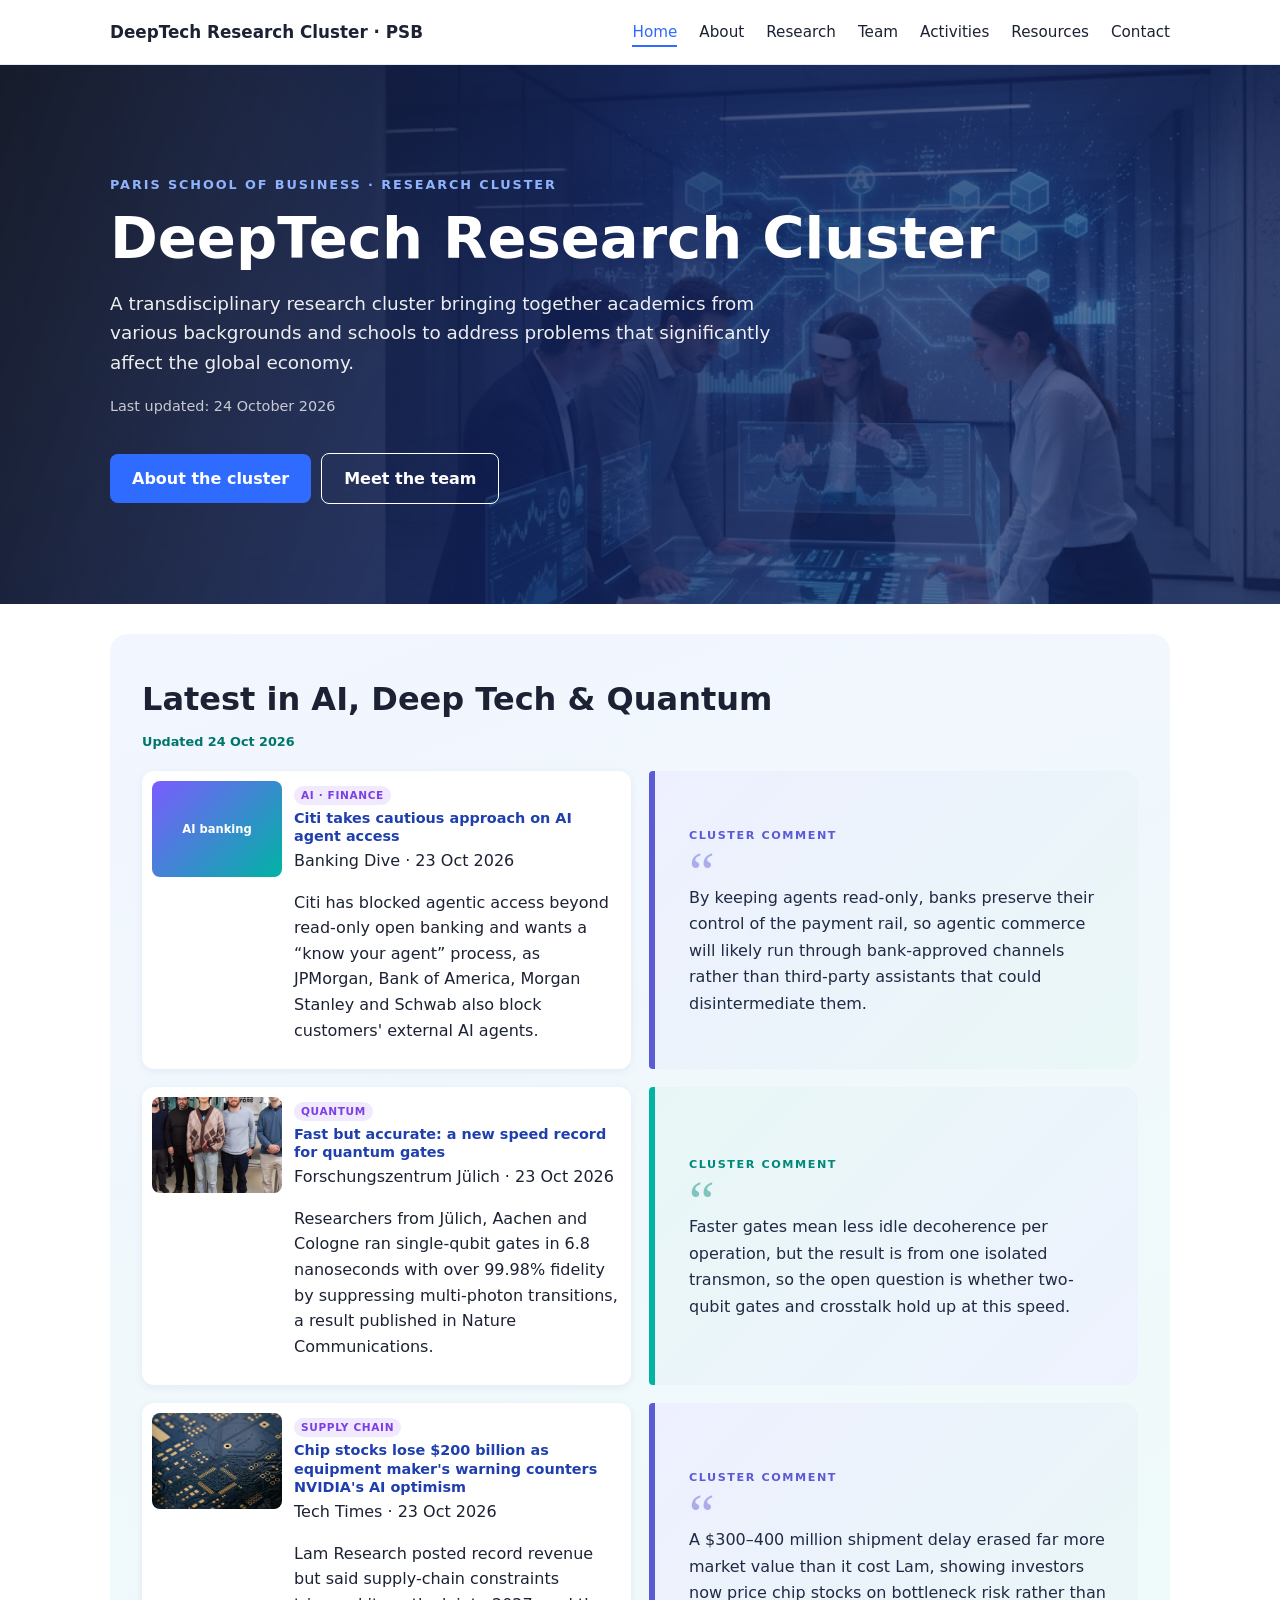
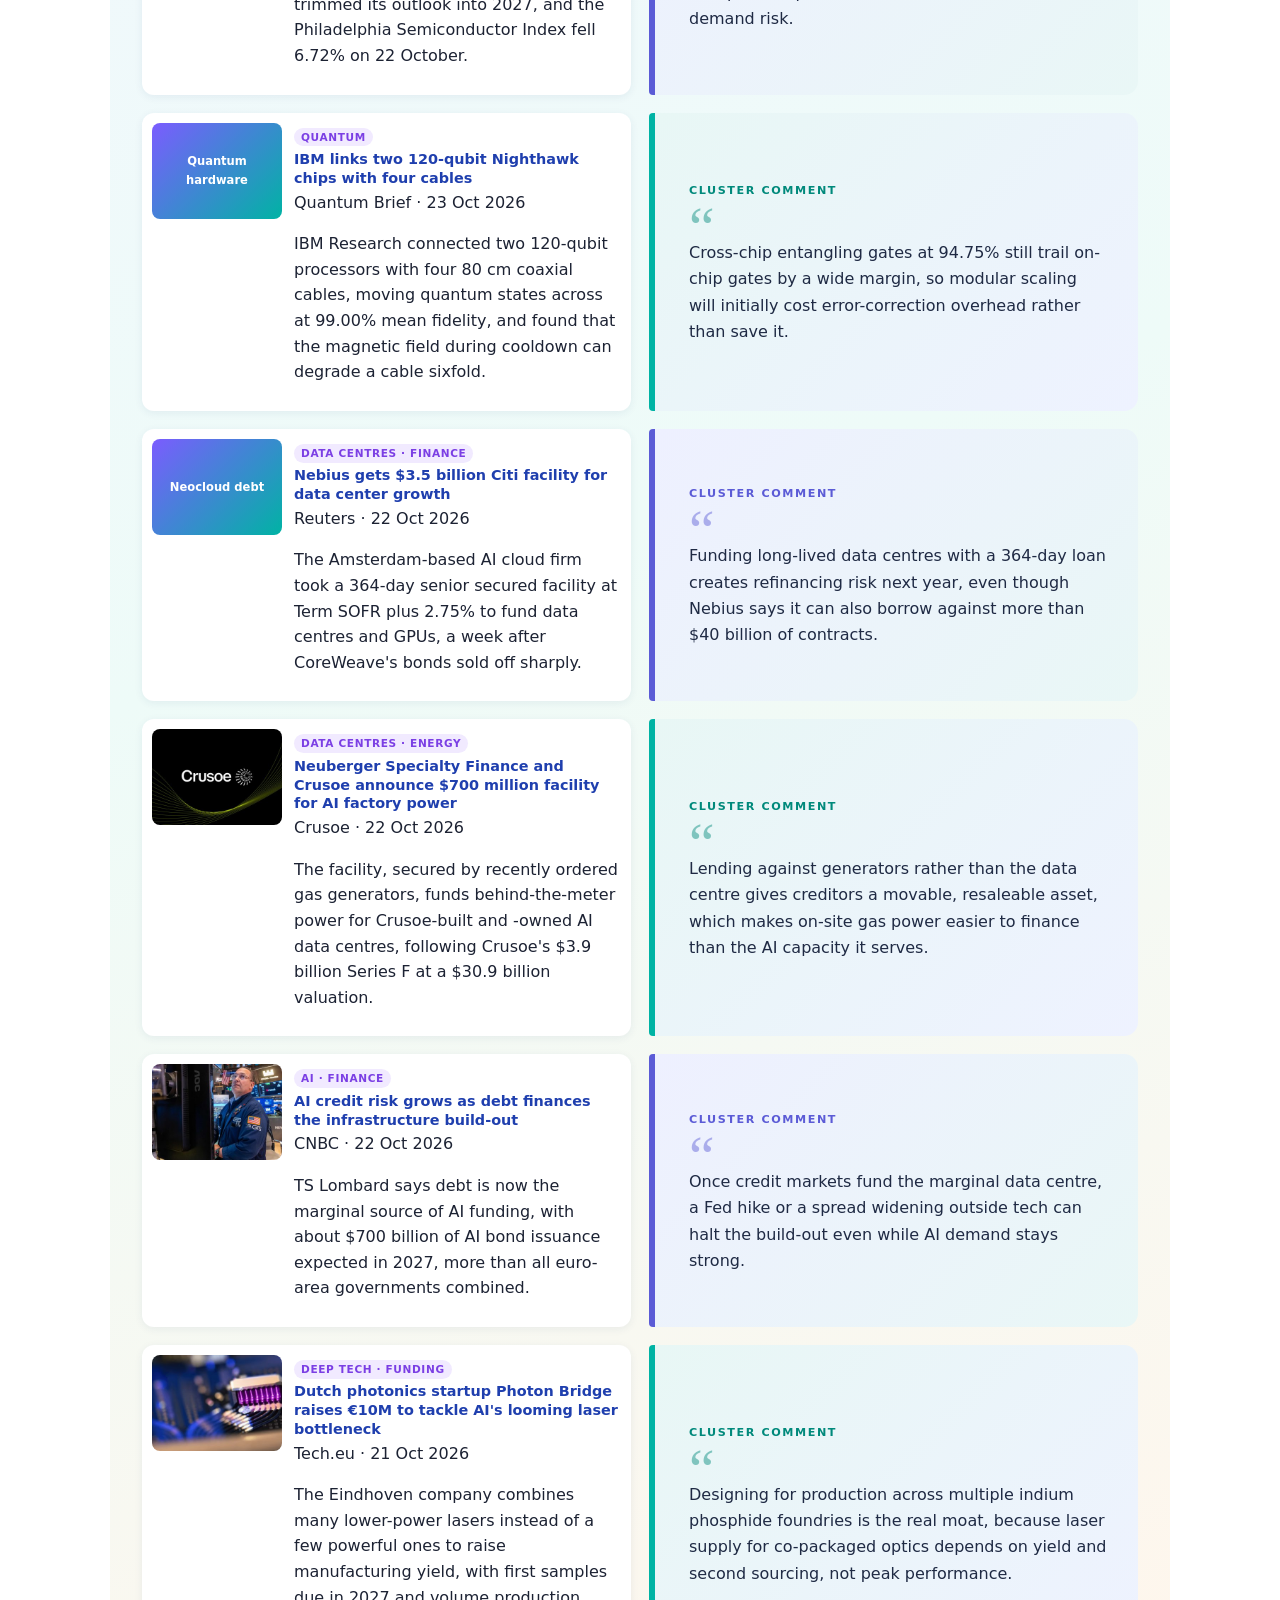
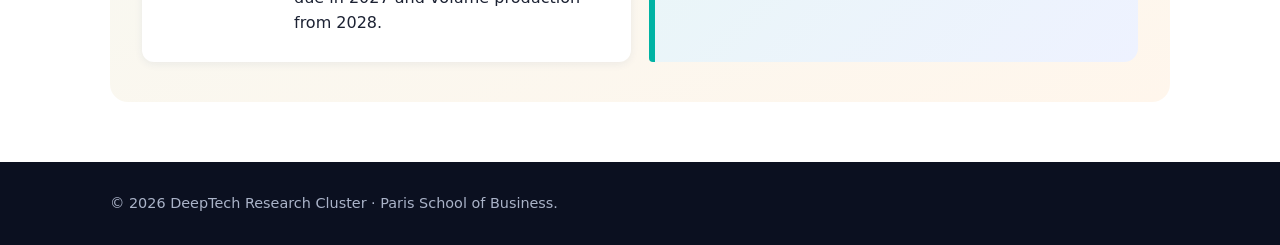
<file: index.html>
<!doctype html><html lang="en"><head><meta charset="utf-8"><meta name="viewport" content="width=device-width,initial-scale=1">
<title>DeepTech Research Cluster · Paris School of Business</title><meta name="description" content="DeepTech is a transdisciplinary research cluster at Paris School of Business focused on Computational Intelligence and Business Intelligence.">
<link rel="stylesheet" href="style.css?v=4"></head><body>
<header><nav class="wrap"><a href="index.html"><span class="brand">DeepTech Research Cluster · PSB</span></a><ul><li><a href="index.html" class="active" aria-current="page">Home</a></li><li><a href="about.html">About</a></li><li><a href="research.html">Research</a></li><li><a href="team.html">Team</a></li><li><a href="activities.html">Activities</a></li><li><a href="resources.html">Resources</a></li><li><a href="contact.html">Contact</a></li></ul></nav></header><section class="hero"><div class="wrap"><div class="eyebrow">Paris School of Business · Research Cluster</div><h1>DeepTech Research Cluster</h1>
<p>A transdisciplinary research cluster bringing together academics from various backgrounds and schools to address problems that significantly affect the global economy.</p>
<p class="updated">Last updated: 24 October 2026</p>
<a class="btn" href="about.html">About the cluster</a><a class="btn alt" href="team.html">Meet the team</a></div></section><div class="wrap"><main><section id="news" class="newsfull"><div><h2>Latest in AI, Deep Tech &amp; Quantum</h2><p class="side-updated">Updated 24 Oct 2026</p><div class="news-row"><div class="news-left"><a class="newscard" href="https://www.bankingdive.com/news/citi-takes-cautious-approach-ai-agent-access/833849/" target="_blank" rel="noopener"><div class="thumb tagthumb">AI banking</div><div><span class="pill">AI · Finance</span><h4>Citi takes cautious approach on AI agent access</h4><div class="meta">Banking Dive · 23 Oct 2026</div><p>Citi has blocked agentic access beyond read-only open banking and wants a &ldquo;know your agent&rdquo; process, as JPMorgan, Bank of America, Morgan Stanley and Schwab also block customers' external AI agents.</p></div></a></div><div class="take"><span class="take-sign">Cluster Comment</span><span class="qmark">&ldquo;</span><p>By keeping agents read-only, banks preserve their control of the payment rail, so agentic commerce will likely run through bank-approved channels rather than third-party assistants that could disintermediate them.</p></div></div><div class="news-row"><div class="news-left"><a class="newscard" href="https://www.fz-juelich.de/en/news/archive/highlights/2026/speed-record-for-quantum-gates" target="_blank" rel="noopener"><img class="thumb" src="assets/news/n-julich.jpg" alt="" loading="lazy"><div><span class="pill">Quantum</span><h4>Fast but accurate: a new speed record for quantum gates</h4><div class="meta">Forschungszentrum Jülich · 23 Oct 2026</div><p>Researchers from Jülich, Aachen and Cologne ran single-qubit gates in 6.8 nanoseconds with over 99.98% fidelity by suppressing multi-photon transitions, a result published in Nature Communications.</p></div></a></div><div class="take"><span class="take-sign">Cluster Comment</span><span class="qmark">&ldquo;</span><p>Faster gates mean less idle decoherence per operation, but the result is from one isolated transmon, so the open question is whether two-qubit gates and crosstalk hold up at this speed.</p></div></div><div class="news-row"><div class="news-left"><a class="newscard" href="https://www.techtimes.com/articles/329406/20261023/chip-stocks-lose-200-billion-equipment-makers-warning-counters-nvidias-ai-optimism.htm" target="_blank" rel="noopener"><img class="thumb" src="assets/news/n-chipsell.jpg" alt="" loading="lazy"><div><span class="pill">Supply chain</span><h4>Chip stocks lose $200 billion as equipment maker's warning counters NVIDIA's AI optimism</h4><div class="meta">Tech Times · 23 Oct 2026</div><p>Lam Research posted record revenue but said supply-chain constraints trimmed its outlook into 2027, and the Philadelphia Semiconductor Index fell 6.72% on 22 October.</p></div></a></div><div class="take"><span class="take-sign">Cluster Comment</span><span class="qmark">&ldquo;</span><p>A $300–400 million shipment delay erased far more market value than it cost Lam, showing investors now price chip stocks on bottleneck risk rather than demand risk.</p></div></div><div class="news-row"><div class="news-left"><a class="newscard" href="https://quantum-brief.com/blog/news-2026-10-23-ibm-l-coupler-two-nighthawks/" target="_blank" rel="noopener"><div class="thumb tagthumb">Quantum hardware</div><div><span class="pill">Quantum</span><h4>IBM links two 120-qubit Nighthawk chips with four cables</h4><div class="meta">Quantum Brief · 23 Oct 2026</div><p>IBM Research connected two 120-qubit processors with four 80 cm coaxial cables, moving quantum states across at 99.00% mean fidelity, and found that the magnetic field during cooldown can degrade a cable sixfold.</p></div></a></div><div class="take"><span class="take-sign">Cluster Comment</span><span class="qmark">&ldquo;</span><p>Cross-chip entangling gates at 94.75% still trail on-chip gates by a wide margin, so modular scaling will initially cost error-correction overhead rather than save it.</p></div></div><div class="news-row"><div class="news-left"><a class="newscard" href="https://www.streetinsider.com/Reuters/Nebius+gets+%243.5+billion+Citi+facility+for+data+center+growth/27218830.html" target="_blank" rel="noopener"><div class="thumb tagthumb">Neocloud debt</div><div><span class="pill">Data centres · Finance</span><h4>Nebius gets $3.5 billion Citi facility for data center growth</h4><div class="meta">Reuters · 22 Oct 2026</div><p>The Amsterdam-based AI cloud firm took a 364-day senior secured facility at Term SOFR plus 2.75% to fund data centres and GPUs, a week after CoreWeave's bonds sold off sharply.</p></div></a></div><div class="take"><span class="take-sign">Cluster Comment</span><span class="qmark">&ldquo;</span><p>Funding long-lived data centres with a 364-day loan creates refinancing risk next year, even though Nebius says it can also borrow against more than $40 billion of contracts.</p></div></div><div class="news-row"><div class="news-left"><a class="newscard" href="https://www.crusoe.ai/resources/newsroom/neuberger-and-crusoe-announce-700-million-facility" target="_blank" rel="noopener"><img class="thumb" src="assets/news/n-crusoe.jpg" alt="" loading="lazy"><div><span class="pill">Data centres · Energy</span><h4>Neuberger Specialty Finance and Crusoe announce $700 million facility for AI factory power</h4><div class="meta">Crusoe · 22 Oct 2026</div><p>The facility, secured by recently ordered gas generators, funds behind-the-meter power for Crusoe-built and -owned AI data centres, following Crusoe's $3.9 billion Series F at a $30.9 billion valuation.</p></div></a></div><div class="take"><span class="take-sign">Cluster Comment</span><span class="qmark">&ldquo;</span><p>Lending against generators rather than the data centre gives creditors a movable, resaleable asset, which makes on-site gas power easier to finance than the AI capacity it serves.</p></div></div><div class="news-row"><div class="news-left"><a class="newscard" href="https://www.cnbc.com/2026/10/22/ai-credit-risk-debt.html" target="_blank" rel="noopener"><img class="thumb" src="assets/news/n-aicredit.jpg" alt="" loading="lazy"><div><span class="pill">AI · Finance</span><h4>AI credit risk grows as debt finances the infrastructure build-out</h4><div class="meta">CNBC · 22 Oct 2026</div><p>TS Lombard says debt is now the marginal source of AI funding, with about $700 billion of AI bond issuance expected in 2027, more than all euro-area governments combined.</p></div></a></div><div class="take"><span class="take-sign">Cluster Comment</span><span class="qmark">&ldquo;</span><p>Once credit markets fund the marginal data centre, a Fed hike or a spread widening outside tech can halt the build-out even while AI demand stays strong.</p></div></div><div class="news-row"><div class="news-left"><a class="newscard" href="https://tech.eu/2026/10/21/dutch-photonics-startup-photon-bridge-raises-eur10m-to-tackle-ais-looming-laser-bottleneck/" target="_blank" rel="noopener"><img class="thumb" src="assets/news/n-photonbridge.jpg" alt="" loading="lazy"><div><span class="pill">Deep Tech · Funding</span><h4>Dutch photonics startup Photon Bridge raises €10M to tackle AI's looming laser bottleneck</h4><div class="meta">Tech.eu · 21 Oct 2026</div><p>The Eindhoven company combines many lower-power lasers instead of a few powerful ones to raise manufacturing yield, with first samples due in 2027 and volume production from 2028.</p></div></a></div><div class="take"><span class="take-sign">Cluster Comment</span><span class="qmark">&ldquo;</span><p>Designing for production across multiple indium phosphide foundries is the real moat, because laser supply for co-packaged optics depends on yield and second sourcing, not peak performance.</p></div></div></div></section></main></div><footer><div class="wrap">© 2026 DeepTech Research Cluster · Paris School of Business.</div></footer></body></html>
</file>
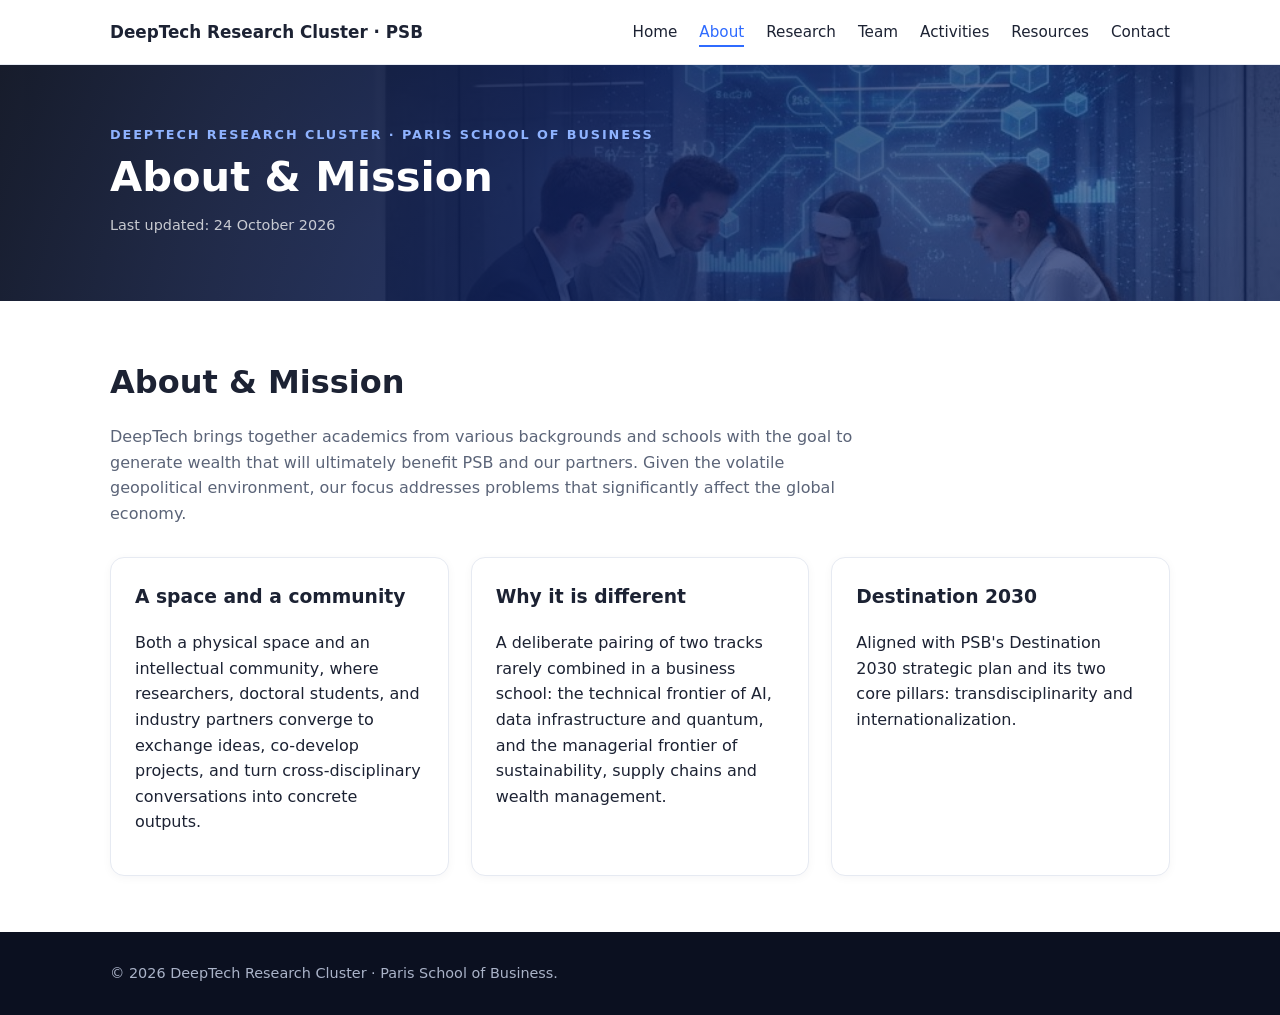
<file: about.html>
<!doctype html><html lang="en"><head><meta charset="utf-8"><meta name="viewport" content="width=device-width,initial-scale=1">
<title>About · DeepTech Research Cluster · PSB</title><meta name="description" content="DeepTech is a transdisciplinary research cluster at Paris School of Business focused on Computational Intelligence and Business Intelligence.">
<link rel="stylesheet" href="style.css?v=4"></head><body>
<header><nav class="wrap"><a href="index.html"><span class="brand">DeepTech Research Cluster · PSB</span></a><ul><li><a href="index.html">Home</a></li><li><a href="about.html" class="active" aria-current="page">About</a></li><li><a href="research.html">Research</a></li><li><a href="team.html">Team</a></li><li><a href="activities.html">Activities</a></li><li><a href="resources.html">Resources</a></li><li><a href="contact.html">Contact</a></li></ul></nav></header><section class="hero small"><div class="wrap"><div class="eyebrow">DeepTech Research Cluster · Paris School of Business</div><h1>About &amp; Mission</h1><p class="updated">Last updated: 24 October 2026</p></div></section><div class="wrap"><main><section id="about"><div><h2>About &amp; Mission</h2>
<p class="lead">DeepTech brings together academics from various backgrounds and schools with the goal to generate wealth that will ultimately benefit PSB and our partners. Given the volatile geopolitical environment, our focus addresses problems that significantly affect the global economy.</p>
<div class="grid"><div class="card"><h3>A space and a community</h3><p>Both a physical space and an intellectual community, where researchers, doctoral students, and industry partners converge to exchange ideas, co-develop projects, and turn cross-disciplinary conversations into concrete outputs.</p></div>
<div class="card"><h3>Why it is different</h3><p>A deliberate pairing of two tracks rarely combined in a business school: the technical frontier of AI, data infrastructure and quantum, and the managerial frontier of sustainability, supply chains and wealth management.</p></div>
<div class="card"><h3>Destination 2030</h3><p>Aligned with PSB's Destination 2030 strategic plan and its two core pillars: transdisciplinarity and internationalization.</p></div></div></div></section></main></div><footer><div class="wrap">© 2026 DeepTech Research Cluster · Paris School of Business.</div></footer></body></html>
</file>
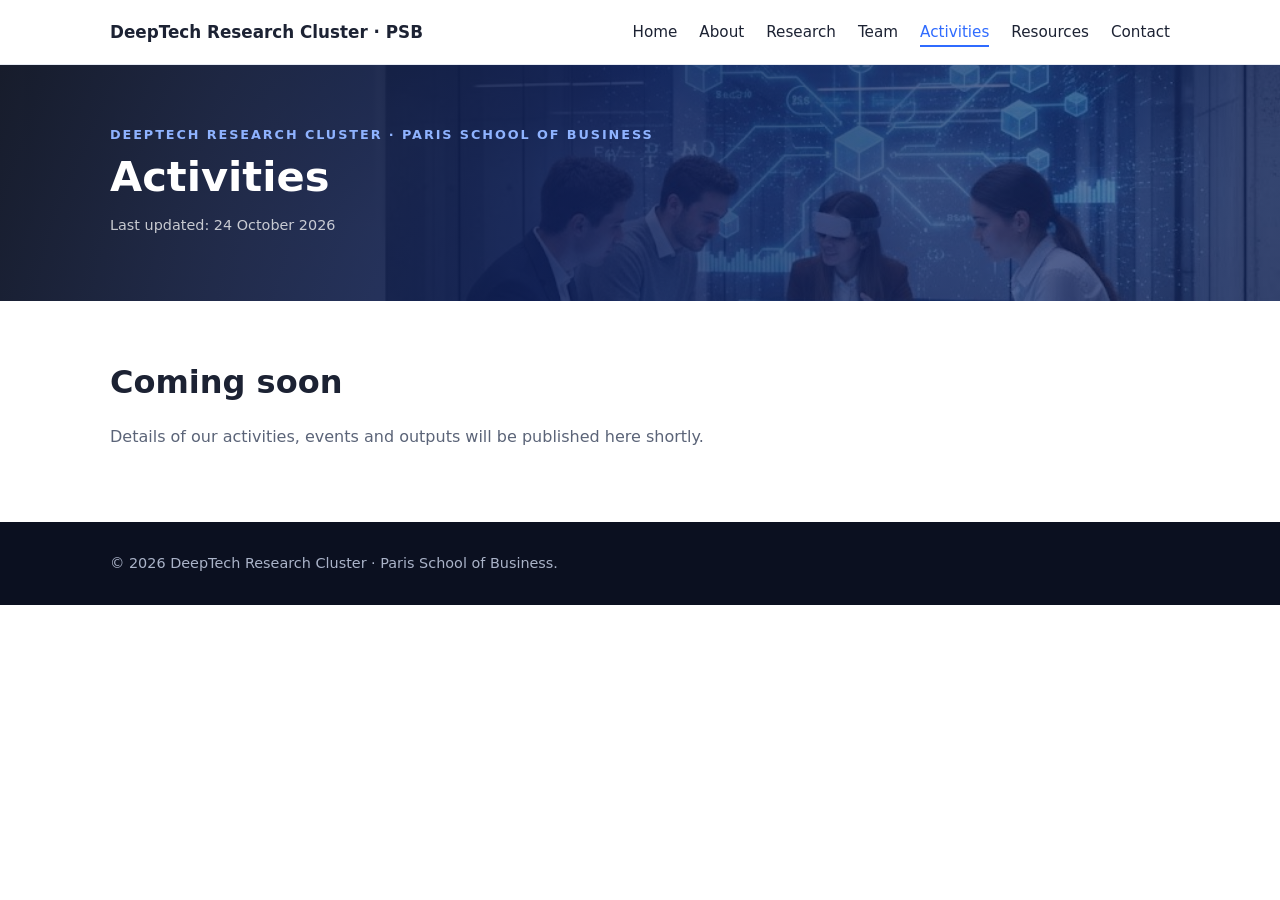
<file: activities.html>
<!doctype html><html lang="en"><head><meta charset="utf-8"><meta name="viewport" content="width=device-width,initial-scale=1">
<title>Activities · DeepTech Research Cluster · PSB</title><meta name="description" content="DeepTech is a transdisciplinary research cluster at Paris School of Business focused on Computational Intelligence and Business Intelligence.">
<link rel="stylesheet" href="style.css?v=4"></head><body>
<header><nav class="wrap"><a href="index.html"><span class="brand">DeepTech Research Cluster · PSB</span></a><ul><li><a href="index.html">Home</a></li><li><a href="about.html">About</a></li><li><a href="research.html">Research</a></li><li><a href="team.html">Team</a></li><li><a href="activities.html" class="active" aria-current="page">Activities</a></li><li><a href="resources.html">Resources</a></li><li><a href="contact.html">Contact</a></li></ul></nav></header><section class="hero small"><div class="wrap"><div class="eyebrow">DeepTech Research Cluster · Paris School of Business</div><h1>Activities</h1><p class="updated">Last updated: 24 October 2026</p></div></section><div class="wrap"><main><section id="activities"><div><h2>Coming soon</h2><p class="lead">Details of our activities, events and outputs will be published here shortly.</p></div></section></main></div><footer><div class="wrap">© 2026 DeepTech Research Cluster · Paris School of Business.</div></footer></body></html>
</file>
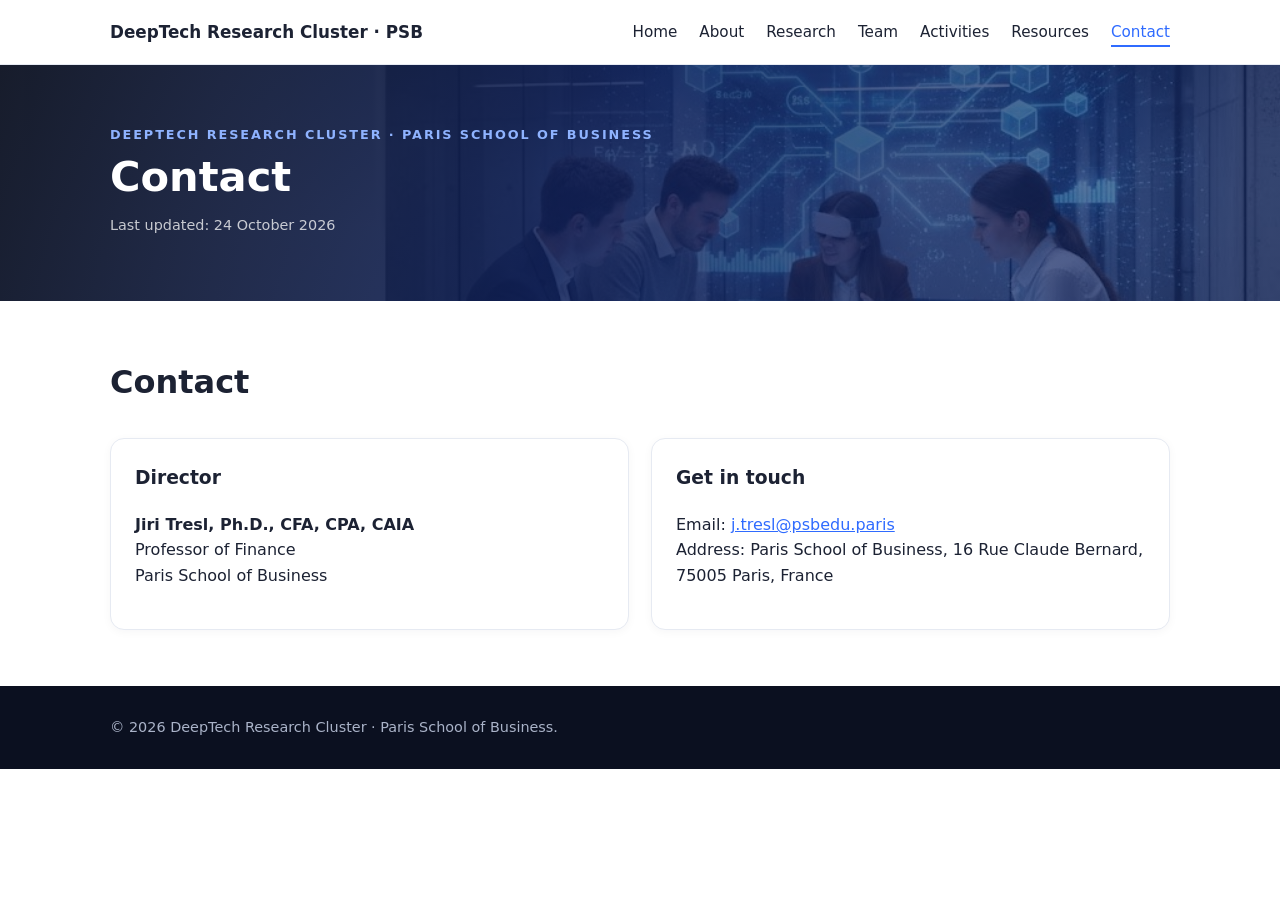
<file: contact.html>
<!doctype html><html lang="en"><head><meta charset="utf-8"><meta name="viewport" content="width=device-width,initial-scale=1">
<title>Contact · DeepTech Research Cluster · PSB</title><meta name="description" content="DeepTech is a transdisciplinary research cluster at Paris School of Business focused on Computational Intelligence and Business Intelligence.">
<link rel="stylesheet" href="style.css?v=4"></head><body>
<header><nav class="wrap"><a href="index.html"><span class="brand">DeepTech Research Cluster · PSB</span></a><ul><li><a href="index.html">Home</a></li><li><a href="about.html">About</a></li><li><a href="research.html">Research</a></li><li><a href="team.html">Team</a></li><li><a href="activities.html">Activities</a></li><li><a href="resources.html">Resources</a></li><li><a href="contact.html" class="active" aria-current="page">Contact</a></li></ul></nav></header><section class="hero small"><div class="wrap"><div class="eyebrow">DeepTech Research Cluster · Paris School of Business</div><h1>Contact</h1><p class="updated">Last updated: 24 October 2026</p></div></section><div class="wrap"><main><section id="contact"><div><h2>Contact</h2><div class="grid"><div class="card"><h3>Director</h3><p><strong>Jiri Tresl, Ph.D., CFA, CPA, CAIA</strong><br>Professor of Finance<br>Paris School of Business</p></div><div class="card"><h3>Get in touch</h3><p>Email: <a href="mailto:j.tresl@psbedu.paris">j.tresl@psbedu.paris</a><br>Address: Paris School of Business, 16 Rue Claude Bernard, 75005 Paris, France</p></div></div></div></section></main></div><footer><div class="wrap">© 2026 DeepTech Research Cluster · Paris School of Business.</div></footer></body></html>
</file>
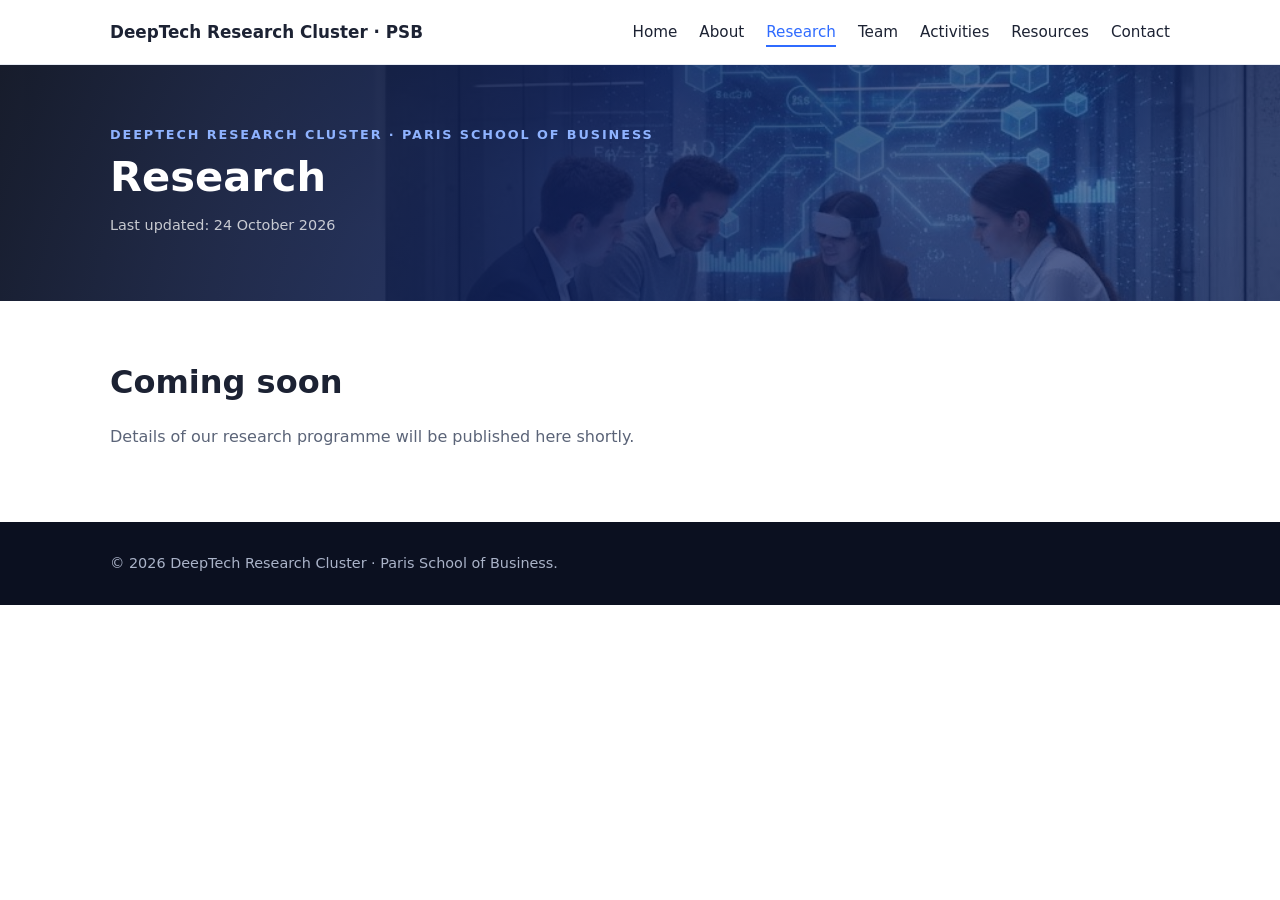
<file: research.html>
<!doctype html><html lang="en"><head><meta charset="utf-8"><meta name="viewport" content="width=device-width,initial-scale=1">
<title>Research · DeepTech Research Cluster · PSB</title><meta name="description" content="DeepTech is a transdisciplinary research cluster at Paris School of Business focused on Computational Intelligence and Business Intelligence.">
<link rel="stylesheet" href="style.css?v=4"></head><body>
<header><nav class="wrap"><a href="index.html"><span class="brand">DeepTech Research Cluster · PSB</span></a><ul><li><a href="index.html">Home</a></li><li><a href="about.html">About</a></li><li><a href="research.html" class="active" aria-current="page">Research</a></li><li><a href="team.html">Team</a></li><li><a href="activities.html">Activities</a></li><li><a href="resources.html">Resources</a></li><li><a href="contact.html">Contact</a></li></ul></nav></header><section class="hero small"><div class="wrap"><div class="eyebrow">DeepTech Research Cluster · Paris School of Business</div><h1>Research</h1><p class="updated">Last updated: 24 October 2026</p></div></section><div class="wrap"><main><section id="research"><div><h2>Coming soon</h2><p class="lead">Details of our research programme will be published here shortly.</p></div></section></main></div><footer><div class="wrap">© 2026 DeepTech Research Cluster · Paris School of Business.</div></footer></body></html>
</file>
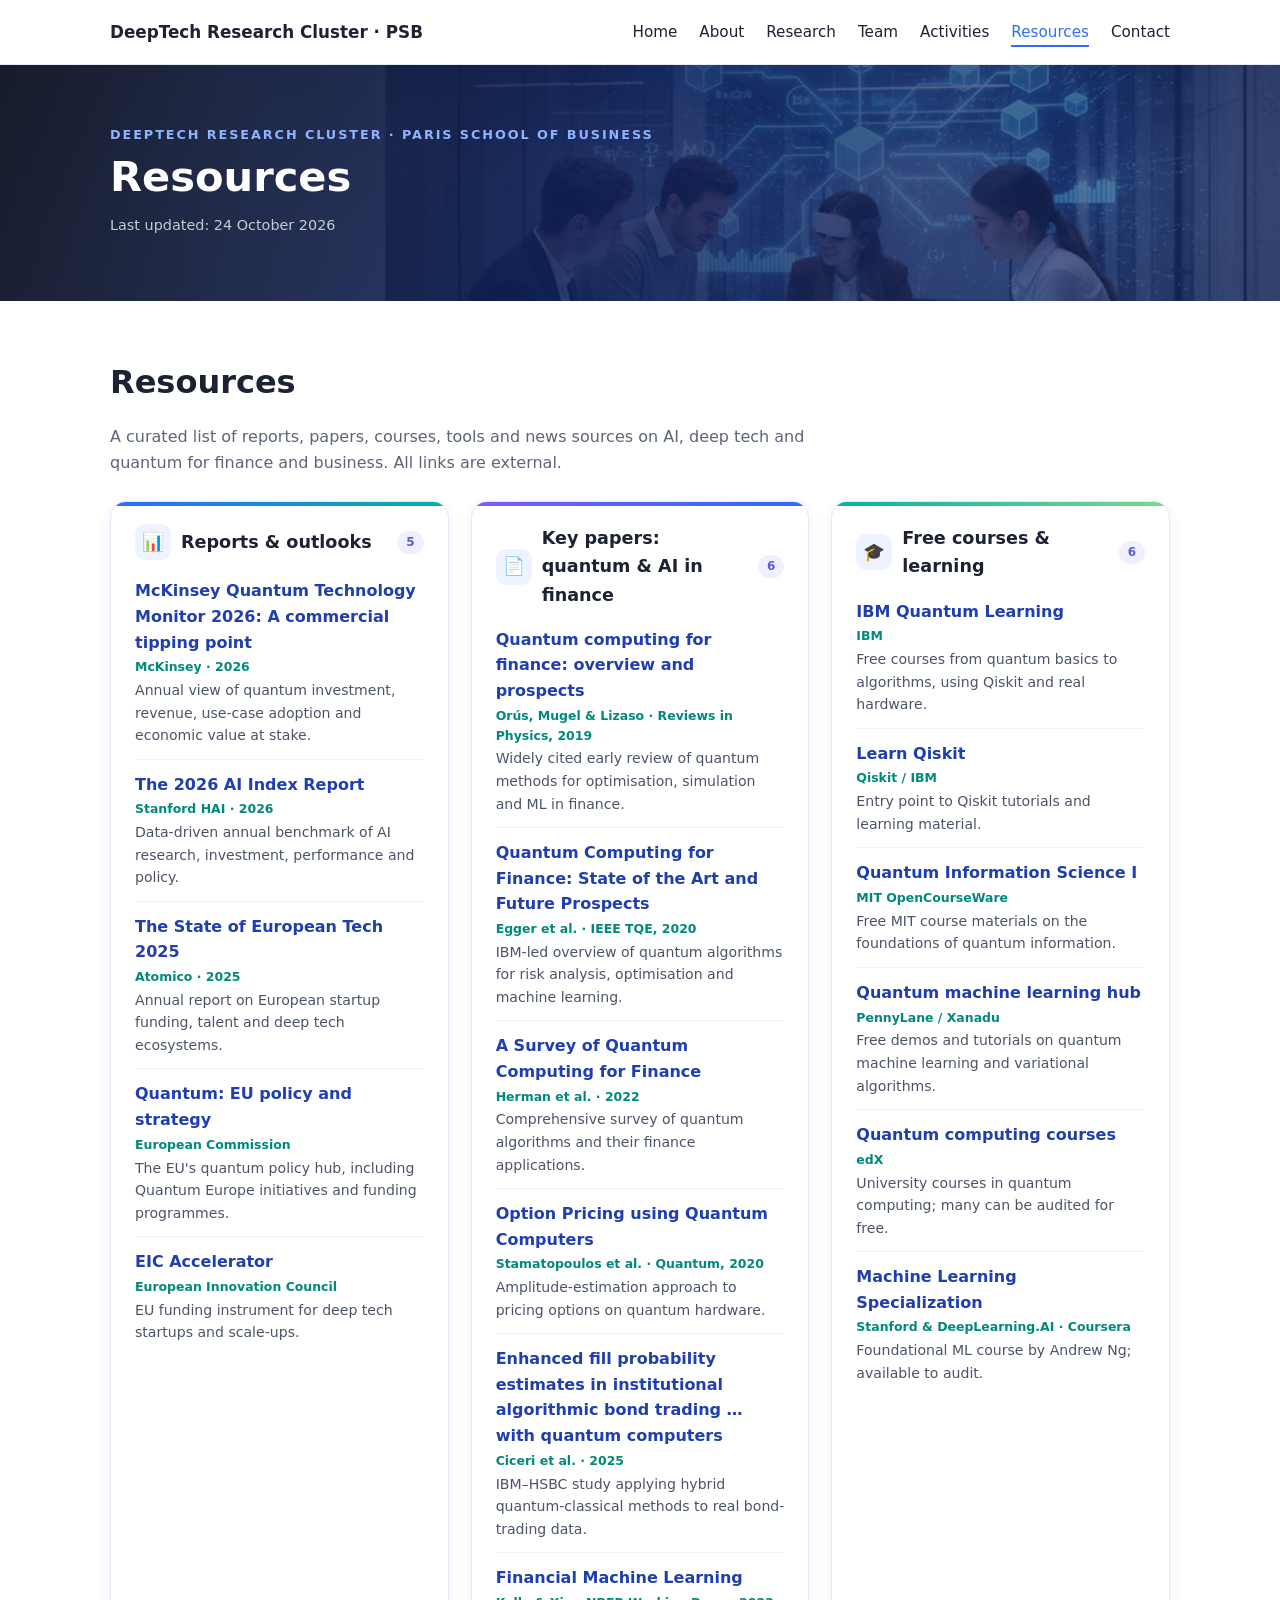
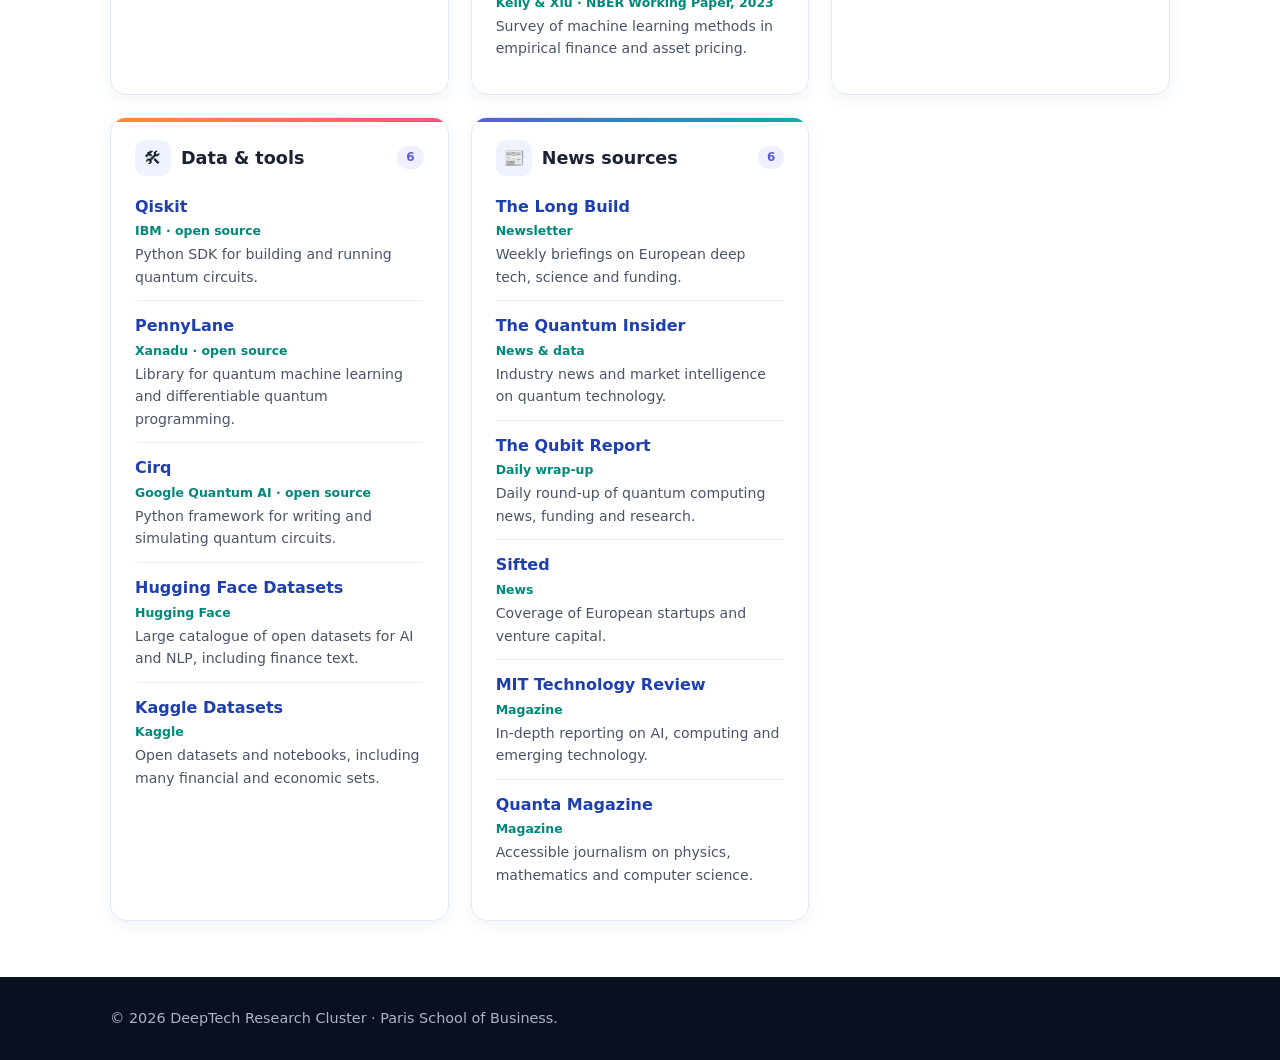
<file: resources.html>
<!doctype html><html lang="en"><head><meta charset="utf-8"><meta name="viewport" content="width=device-width,initial-scale=1">
<title>Resources · DeepTech Research Cluster · PSB</title><meta name="description" content="DeepTech is a transdisciplinary research cluster at Paris School of Business focused on Computational Intelligence and Business Intelligence.">
<link rel="stylesheet" href="style.css?v=4"></head><body>
<header><nav class="wrap"><a href="index.html"><span class="brand">DeepTech Research Cluster · PSB</span></a><ul><li><a href="index.html">Home</a></li><li><a href="about.html">About</a></li><li><a href="research.html">Research</a></li><li><a href="team.html">Team</a></li><li><a href="activities.html">Activities</a></li><li><a href="resources.html" class="active" aria-current="page">Resources</a></li><li><a href="contact.html">Contact</a></li></ul></nav></header><section class="hero small"><div class="wrap"><div class="eyebrow">DeepTech Research Cluster · Paris School of Business</div><h1>Resources</h1><p class="updated">Last updated: 24 October 2026</p></div></section><div class="wrap"><main><section id="resources"><div><h2>Resources</h2><p class="lead">A curated list of reports, papers, courses, tools and news sources on AI, deep tech and quantum for finance and business. All links are external.</p><div class="res-grid"><div class="res-card"><div class="res-head"><span class="res-ico">📊</span><h3>Reports &amp; outlooks</h3><span class="res-count">5</span></div><ul><li><a href="https://www.mckinsey.com/capabilities/mckinsey-technology/our-insights/mckinsey-quantum-technology-monitor-2026-a-commercial-tipping-point" target="_blank" rel="noopener">McKinsey Quantum Technology Monitor 2026: A commercial tipping point</a><div class="res-src">McKinsey · 2026</div><p>Annual view of quantum investment, revenue, use-case adoption and economic value at stake.</p></li><li><a href="https://hai.stanford.edu/ai-index/2026-ai-index-report" target="_blank" rel="noopener">The 2026 AI Index Report</a><div class="res-src">Stanford HAI · 2026</div><p>Data-driven annual benchmark of AI research, investment, performance and policy.</p></li><li><a href="https://www.stateofeuropeantech.com/" target="_blank" rel="noopener">The State of European Tech 2025</a><div class="res-src">Atomico · 2025</div><p>Annual report on European startup funding, talent and deep tech ecosystems.</p></li><li><a href="https://digital-strategy.ec.europa.eu/en/policies/quantum" target="_blank" rel="noopener">Quantum: EU policy and strategy</a><div class="res-src">European Commission</div><p>The EU's quantum policy hub, including Quantum Europe initiatives and funding programmes.</p></li><li><a href="https://eic.ec.europa.eu/eic-funding-opportunities/eic-accelerator_en" target="_blank" rel="noopener">EIC Accelerator</a><div class="res-src">European Innovation Council</div><p>EU funding instrument for deep tech startups and scale-ups.</p></li></ul></div><div class="res-card"><div class="res-head"><span class="res-ico">📄</span><h3>Key papers: quantum &amp; AI in finance</h3><span class="res-count">6</span></div><ul><li><a href="https://arxiv.org/abs/1807.03890" target="_blank" rel="noopener">Quantum computing for finance: overview and prospects</a><div class="res-src">Orús, Mugel &amp; Lizaso · Reviews in Physics, 2019</div><p>Widely cited early review of quantum methods for optimisation, simulation and ML in finance.</p></li><li><a href="https://arxiv.org/abs/2006.14510" target="_blank" rel="noopener">Quantum Computing for Finance: State of the Art and Future Prospects</a><div class="res-src">Egger et al. · IEEE TQE, 2020</div><p>IBM-led overview of quantum algorithms for risk analysis, optimisation and machine learning.</p></li><li><a href="https://arxiv.org/abs/2201.02773" target="_blank" rel="noopener">A Survey of Quantum Computing for Finance</a><div class="res-src">Herman et al. · 2022</div><p>Comprehensive survey of quantum algorithms and their finance applications.</p></li><li><a href="https://arxiv.org/abs/1905.02666" target="_blank" rel="noopener">Option Pricing using Quantum Computers</a><div class="res-src">Stamatopoulos et al. · Quantum, 2020</div><p>Amplitude-estimation approach to pricing options on quantum hardware.</p></li><li><a href="https://arxiv.org/abs/2509.17715" target="_blank" rel="noopener">Enhanced fill probability estimates in institutional algorithmic bond trading … with quantum computers</a><div class="res-src">Ciceri et al. · 2025</div><p>IBM–HSBC study applying hybrid quantum-classical methods to real bond-trading data.</p></li><li><a href="https://www.nber.org/papers/w31502" target="_blank" rel="noopener">Financial Machine Learning</a><div class="res-src">Kelly &amp; Xiu · NBER Working Paper, 2023</div><p>Survey of machine learning methods in empirical finance and asset pricing.</p></li></ul></div><div class="res-card"><div class="res-head"><span class="res-ico">🎓</span><h3>Free courses &amp; learning</h3><span class="res-count">6</span></div><ul><li><a href="https://quantum.cloud.ibm.com/learning" target="_blank" rel="noopener">IBM Quantum Learning</a><div class="res-src">IBM</div><p>Free courses from quantum basics to algorithms, using Qiskit and real hardware.</p></li><li><a href="https://www.qiskit.org/learn" target="_blank" rel="noopener">Learn Qiskit</a><div class="res-src">Qiskit / IBM</div><p>Entry point to Qiskit tutorials and learning material.</p></li><li><a href="https://ocw.mit.edu/courses/8-370x-quantum-information-science-i-spring-2018/" target="_blank" rel="noopener">Quantum Information Science I</a><div class="res-src">MIT OpenCourseWare</div><p>Free MIT course materials on the foundations of quantum information.</p></li><li><a href="https://pennylane.ai/qml" target="_blank" rel="noopener">Quantum machine learning hub</a><div class="res-src">PennyLane / Xanadu</div><p>Free demos and tutorials on quantum machine learning and variational algorithms.</p></li><li><a href="https://www.edx.org/learn/quantum-computing" target="_blank" rel="noopener">Quantum computing courses</a><div class="res-src">edX</div><p>University courses in quantum computing; many can be audited for free.</p></li><li><a href="https://www.coursera.org/learn/machine-learning" target="_blank" rel="noopener">Machine Learning Specialization</a><div class="res-src">Stanford &amp; DeepLearning.AI · Coursera</div><p>Foundational ML course by Andrew Ng; available to audit.</p></li></ul></div><div class="res-card"><div class="res-head"><span class="res-ico">🛠</span><h3>Data &amp; tools</h3><span class="res-count">6</span></div><ul><li><a href="https://github.com/Qiskit/qiskit" target="_blank" rel="noopener">Qiskit</a><div class="res-src">IBM · open source</div><p>Python SDK for building and running quantum circuits.</p></li><li><a href="https://pennylane.ai/" target="_blank" rel="noopener">PennyLane</a><div class="res-src">Xanadu · open source</div><p>Library for quantum machine learning and differentiable quantum programming.</p></li><li><a href="https://quantumai.google/cirq" target="_blank" rel="noopener">Cirq</a><div class="res-src">Google Quantum AI · open source</div><p>Python framework for writing and simulating quantum circuits.</p></li><li><a href="https://huggingface.co/datasets" target="_blank" rel="noopener">Hugging Face Datasets</a><div class="res-src">Hugging Face</div><p>Large catalogue of open datasets for AI and NLP, including finance text.</p></li><li><a href="https://www.kaggle.com/datasets" target="_blank" rel="noopener">Kaggle Datasets</a><div class="res-src">Kaggle</div><p>Open datasets and notebooks, including many financial and economic sets.</p></li></ul></div><div class="res-card"><div class="res-head"><span class="res-ico">📰</span><h3>News sources</h3><span class="res-count">6</span></div><ul><li><a href="https://thelongbuild.eu/" target="_blank" rel="noopener">The Long Build</a><div class="res-src">Newsletter</div><p>Weekly briefings on European deep tech, science and funding.</p></li><li><a href="https://thequantuminsider.com/" target="_blank" rel="noopener">The Quantum Insider</a><div class="res-src">News &amp; data</div><p>Industry news and market intelligence on quantum technology.</p></li><li><a href="https://thequbitreport.com/" target="_blank" rel="noopener">The Qubit Report</a><div class="res-src">Daily wrap-up</div><p>Daily round-up of quantum computing news, funding and research.</p></li><li><a href="https://sifted.eu/" target="_blank" rel="noopener">Sifted</a><div class="res-src">News</div><p>Coverage of European startups and venture capital.</p></li><li><a href="https://www.technologyreview.com/" target="_blank" rel="noopener">MIT Technology Review</a><div class="res-src">Magazine</div><p>In-depth reporting on AI, computing and emerging technology.</p></li><li><a href="https://www.quantamagazine.org/" target="_blank" rel="noopener">Quanta Magazine</a><div class="res-src">Magazine</div><p>Accessible journalism on physics, mathematics and computer science.</p></li></ul></div></div></div></section></main></div><footer><div class="wrap">© 2026 DeepTech Research Cluster · Paris School of Business.</div></footer></body></html>
</file>
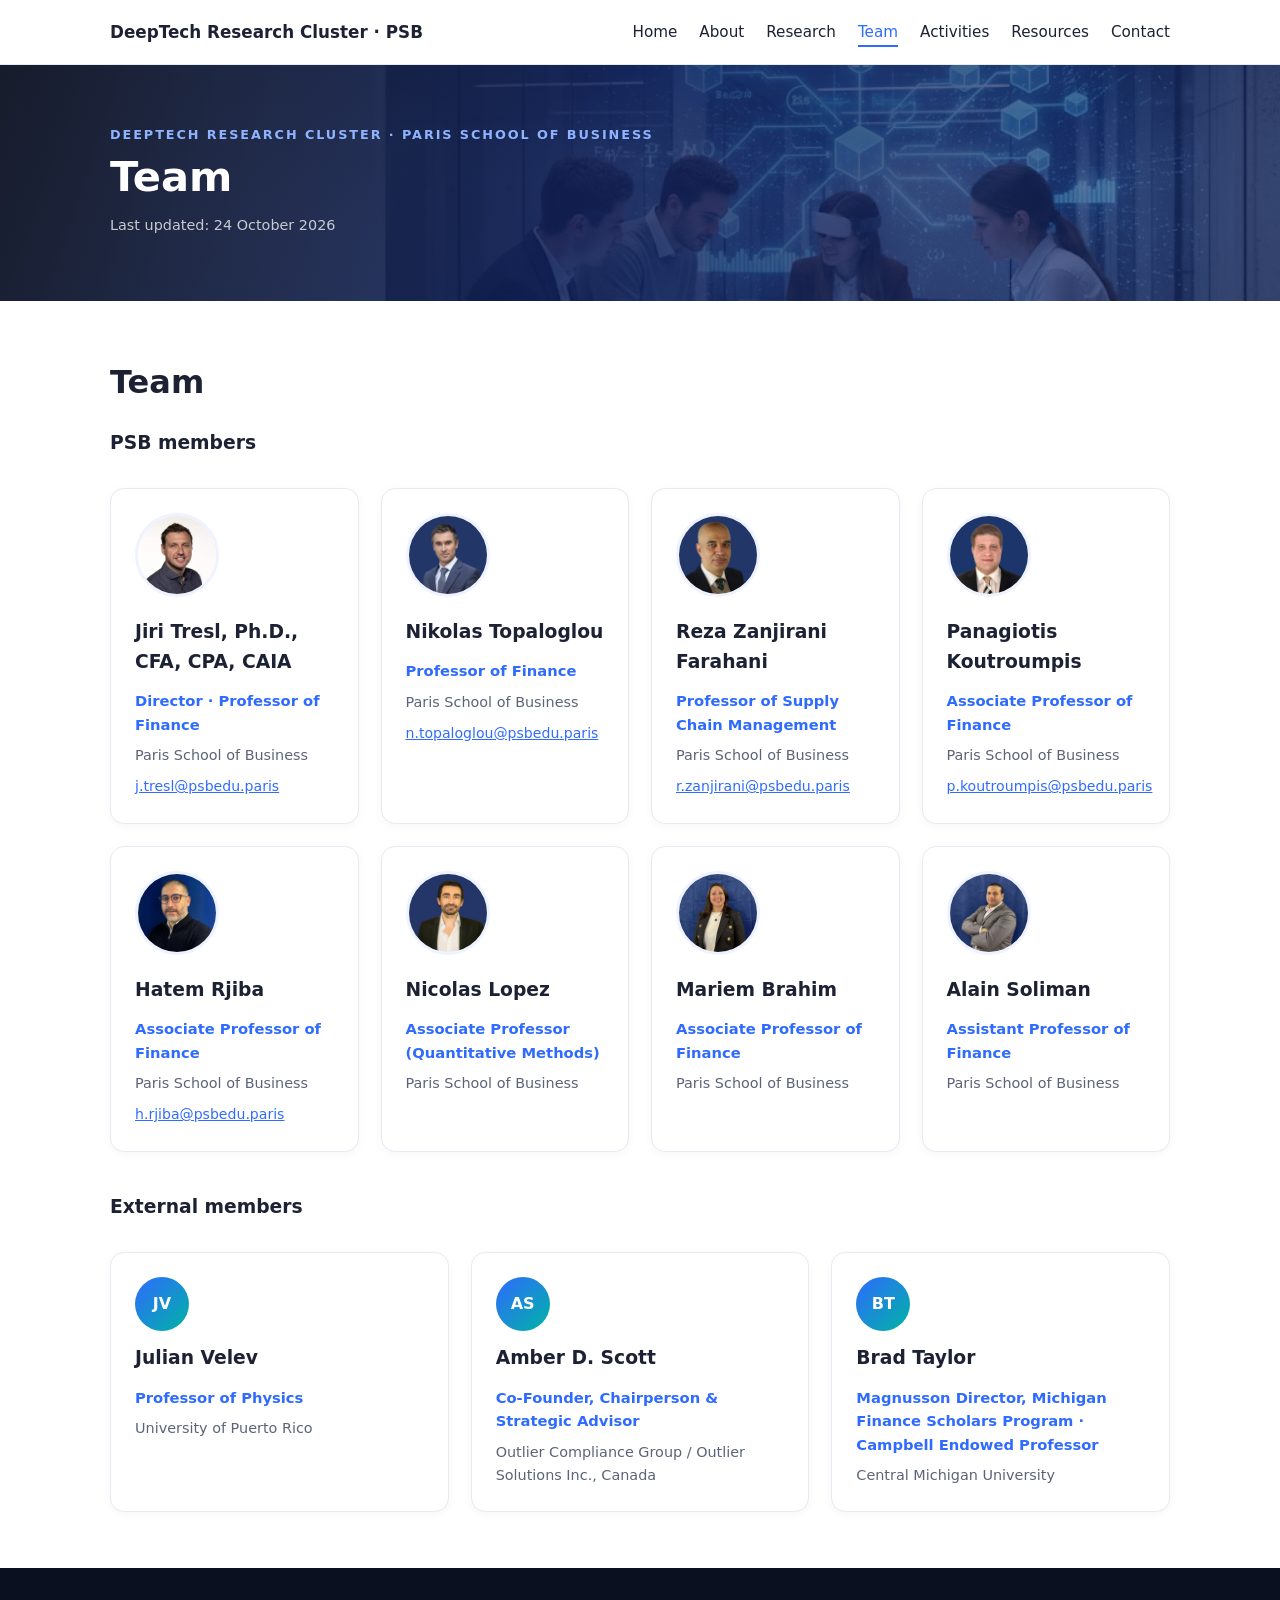
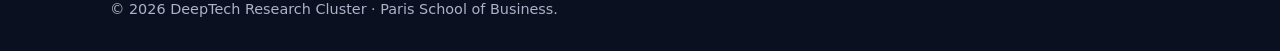
<file: team.html>
<!doctype html><html lang="en"><head><meta charset="utf-8"><meta name="viewport" content="width=device-width,initial-scale=1">
<title>Team · DeepTech Research Cluster · PSB</title><meta name="description" content="DeepTech is a transdisciplinary research cluster at Paris School of Business focused on Computational Intelligence and Business Intelligence.">
<link rel="stylesheet" href="style.css?v=4"></head><body>
<header><nav class="wrap"><a href="index.html"><span class="brand">DeepTech Research Cluster · PSB</span></a><ul><li><a href="index.html">Home</a></li><li><a href="about.html">About</a></li><li><a href="research.html">Research</a></li><li><a href="team.html" class="active" aria-current="page">Team</a></li><li><a href="activities.html">Activities</a></li><li><a href="resources.html">Resources</a></li><li><a href="contact.html">Contact</a></li></ul></nav></header><section class="hero small"><div class="wrap"><div class="eyebrow">DeepTech Research Cluster · Paris School of Business</div><h1>Team</h1><p class="updated">Last updated: 24 October 2026</p></div></section><div class="wrap"><main><section id="team"><div><h2>Team</h2><h3 style="margin-top:20px">PSB members</h3><div class="grid"><div class="card person"><img class="photo" src="assets/team/tresl.jpg?v=2" alt="Jiri Tresl" onerror="this.outerHTML='<div class=avatar>JT</div>'"><h3>Jiri Tresl, Ph.D., CFA, CPA, CAIA</h3><div class="role">Director · Professor of Finance</div><div class="inst">Paris School of Business</div><a class="email" href="mailto:j.tresl@psbedu.paris">j.tresl@psbedu.paris</a></div><div class="card person"><img class="photo" src="assets/team/topaloglou.jpg" alt="Nikolas Topaloglou" onerror="this.outerHTML='<div class=avatar>NT</div>'"><h3>Nikolas Topaloglou</h3><div class="role">Professor of Finance</div><div class="inst">Paris School of Business</div><a class="email" href="mailto:n.topaloglou@psbedu.paris">n.topaloglou@psbedu.paris</a></div><div class="card person"><img class="photo" src="assets/team/zanjirani.jpg" alt="Reza Zanjirani Farahani" onerror="this.outerHTML='<div class=avatar>RF</div>'"><h3>Reza Zanjirani Farahani</h3><div class="role">Professor of Supply Chain Management</div><div class="inst">Paris School of Business</div><a class="email" href="mailto:r.zanjirani@psbedu.paris">r.zanjirani@psbedu.paris</a></div><div class="card person"><img class="photo" src="assets/team/koutroumpis.jpg" alt="Panagiotis Koutroumpis" onerror="this.outerHTML='<div class=avatar>PK</div>'"><h3>Panagiotis Koutroumpis</h3><div class="role">Associate Professor of Finance</div><div class="inst">Paris School of Business</div><a class="email" href="mailto:p.koutroumpis@psbedu.paris">p.koutroumpis@psbedu.paris</a></div><div class="card person"><img class="photo" src="assets/team/rjiba.jpg" alt="Hatem Rjiba" onerror="this.outerHTML='<div class=avatar>HR</div>'"><h3>Hatem Rjiba</h3><div class="role">Associate Professor of Finance</div><div class="inst">Paris School of Business</div><a class="email" href="mailto:h.rjiba@psbedu.paris">h.rjiba@psbedu.paris</a></div><div class="card person"><img class="photo" src="assets/team/lopez.jpg" alt="Nicolas Lopez" onerror="this.outerHTML='<div class=avatar>NL</div>'"><h3>Nicolas Lopez</h3><div class="role">Associate Professor (Quantitative Methods)</div><div class="inst">Paris School of Business</div></div><div class="card person"><img class="photo" src="assets/team/brahim.jpg" alt="Mariem Brahim" onerror="this.outerHTML='<div class=avatar>MB</div>'"><h3>Mariem Brahim</h3><div class="role">Associate Professor of Finance</div><div class="inst">Paris School of Business</div></div><div class="card person"><img class="photo" src="assets/team/soliman.jpg" alt="Alain Soliman" onerror="this.outerHTML='<div class=avatar>AS</div>'"><h3>Alain Soliman</h3><div class="role">Assistant Professor of Finance</div><div class="inst">Paris School of Business</div></div></div><h3 style="margin-top:40px">External members</h3><div class="grid"><div class="card person"><div class="avatar">JV</div><h3>Julian Velev</h3><div class="role">Professor of Physics</div><div class="inst">University of Puerto Rico</div></div><div class="card person"><div class="avatar">AS</div><h3>Amber D. Scott</h3><div class="role">Co-Founder, Chairperson &amp; Strategic Advisor</div><div class="inst">Outlier Compliance Group / Outlier Solutions Inc., Canada</div></div><div class="card person"><div class="avatar">BT</div><h3>Brad Taylor</h3><div class="role">Magnusson Director, Michigan Finance Scholars Program · Campbell Endowed Professor</div><div class="inst">Central Michigan University</div></div></div></div></section></main></div><footer><div class="wrap">© 2026 DeepTech Research Cluster · Paris School of Business.</div></footer></body></html>
</file>
<file: style.css>
:root{--bg:#0b1020;--fg:#1c2233;--accent:#2f6bff;--accent2:#00b3a4;--muted:#5b6478;--card:#fff;--soft:#f3f6fb}
*{box-sizing:border-box}body{margin:0;font-family:Inter,system-ui,-apple-system,Segoe UI,Roboto,sans-serif;color:var(--fg);line-height:1.6;background:#fff}
a{color:var(--accent)}.wrap{max-width:1100px;margin:auto;padding:0 20px}
header{position:sticky;top:0;background:rgba(255,255,255,.95);backdrop-filter:blur(6px);border-bottom:1px solid #e6eaf2;z-index:10}
nav{display:flex;align-items:center;justify-content:space-between;height:64px}nav img{height:42px}
nav ul{display:flex;gap:22px;list-style:none;margin:0;padding:0}nav ul a{text-decoration:none;color:var(--fg);font-weight:500;font-size:.95rem}nav ul a:hover{color:var(--accent)}
.hero{background:linear-gradient(120deg,rgba(11,16,32,.88),rgba(20,40,110,.75)),#0b1020;color:#fff;padding:110px 0 100px}
.hero h1{font-size:clamp(2.2rem,5vw,3.6rem);margin:.2em 0;line-height:1.1}.hero p{max-width:680px;font-size:1.15rem;opacity:.92}
.eyebrow{text-transform:uppercase;letter-spacing:.15em;font-size:.8rem;color:#8fb3ff;font-weight:600}
.btn{display:inline-block;margin-top:20px;margin-right:10px;padding:12px 22px;border-radius:8px;background:var(--accent);color:#fff;text-decoration:none;font-weight:600}.btn.alt{background:transparent;border:1px solid #fff}
section{padding:80px 0}section.soft{background:var(--soft)}h2{font-size:2rem;margin:0 0 .4em}.lead{color:var(--muted);max-width:760px}
.grid{display:grid;gap:22px;grid-template-columns:repeat(auto-fit,minmax(260px,1fr));margin-top:30px}
.card{background:var(--card);border:1px solid #e6eaf2;border-radius:14px;padding:24px;box-shadow:0 2px 10px rgba(20,30,60,.04)}
.card h3{margin-top:0}.track{border-top:4px solid var(--accent)}.track.b{border-top-color:var(--accent2)}
.tags{display:flex;flex-wrap:wrap;gap:8px;margin-top:10px}.tags span{background:#eef3ff;color:#2848a8;padding:4px 10px;border-radius:99px;font-size:.85rem}.track.b .tags span{background:#e3f7f5;color:#00756b}
.person .role{color:var(--accent);font-weight:600;font-size:.92rem;margin:-6px 0 8px}.person p{font-size:.93rem;color:#3a4256;margin:0}
.avatar{width:54px;height:54px;border-radius:50%;background:linear-gradient(135deg,var(--accent),var(--accent2));color:#fff;display:grid;place-items:center;font-weight:700;margin-bottom:12px}
.ph{background:#fff7e0;border:1px dashed #e0a800;color:#7a5a00;padding:2px 8px;border-radius:6px;font-size:.85rem;font-weight:600}
.ph-box{background:#fffbea;border:1px dashed #e0a800;border-radius:14px;padding:24px}
footer{background:var(--bg);color:#aab3c8;padding:30px 0;font-size:.9rem}
@media(max-width:800px){nav ul{display:none}.hero{padding:70px 0}}

.layout{display:grid;grid-template-columns:minmax(0,1fr) 320px;gap:36px;align-items:start}
main section{padding:56px 0}main section.soft{background:none}main .grid{grid-template-columns:repeat(auto-fit,minmax(230px,1fr))}
.sidebar{position:sticky;top:84px;margin-top:56px}.side-inner{background:var(--bg);color:#dfe6f5;border-radius:14px;padding:22px;max-height:calc(100vh - 110px);overflow:auto}
.sidebar h2{font-size:1.15rem;color:#fff;border-bottom:2px solid var(--accent2);padding-bottom:10px}.news{list-style:none;padding:0;margin:0}
.news li{padding:12px 0;border-bottom:1px solid #263050}.news a{color:#8fb3ff;font-weight:600;text-decoration:none;font-size:.95rem}.news a:hover{text-decoration:underline}
.news .meta{font-size:.78rem;color:#7f8aa6;margin:3px 0}.news p{font-size:.85rem;margin:0;color:#c3cbe0}.note{font-size:.75rem;color:#7f8aa6}
@media(max-width:960px){.layout{grid-template-columns:1fr}.sidebar{position:static;margin:0 0 40px}.side-inner{max-height:none}}
.brand{font-weight:700;font-size:1.05rem;color:var(--fg)}nav a{text-decoration:none}
.hero .updated{font-size:.9rem;opacity:.75;margin-top:14px}.side-updated{font-size:.8rem;color:#8fe0d6;margin:-6px 0 6px;font-weight:600}.news .meta{color:#a9b4cf;font-weight:600}
nav ul a.active{color:var(--accent);border-bottom:2px solid var(--accent);padding-bottom:4px}.hero.small{padding:60px 0 50px}.hero.small h1{font-size:clamp(1.8rem,4vw,2.6rem)}a.card.link{text-decoration:none;color:inherit}a.card.link:hover{border-color:var(--accent)}

.home-layout{display:grid;grid-template-columns:minmax(0,1fr) 440px;gap:40px;align-items:start;padding-left:max(20px,calc((100vw - 1100px)/2))}
.home-layout .sidebar{margin-top:0;top:64px}.home-layout .side-inner{border-radius:0 0 0 18px;max-height:calc(100vh - 64px)}
.side-inner{background:linear-gradient(160deg,#f2f6ff,#eefbf8 60%,#fff6ec);color:var(--fg);border-left:1px solid #e1e7f3;padding:26px 24px}
.sidebar h2{color:#1c2233;border-bottom:3px solid;border-image:linear-gradient(90deg,var(--accent),var(--accent2),#ff8a3d) 1}
.side-updated{color:#00756b}.news li{border-bottom:none;padding:7px 0}
.newscard{display:grid;grid-template-columns:96px 1fr;gap:12px;background:#fff;border-radius:12px;padding:10px;box-shadow:0 2px 8px rgba(30,50,110,.07);text-decoration:none!important;color:inherit!important;transition:transform .15s}
.newscard:hover{transform:translateY(-2px);box-shadow:0 6px 16px rgba(30,50,110,.12)}
.thumb{width:96px;height:72px;object-fit:cover;border-radius:8px}.tagthumb{display:grid;place-items:center;text-align:center;font-size:.72rem;font-weight:700;color:#fff;background:linear-gradient(135deg,#7b5cff,#00b3a4);padding:4px}
.news li:nth-child(odd) .tagthumb{background:linear-gradient(135deg,#ff8a3d,#ff4f7b)}
.newscard h4{margin:2px 0;font-size:.9rem;line-height:1.3;color:#1f3fae}.news .meta{color:#5b6478;font-size:.76rem}.news p{color:#3a4256;font-size:.82rem}
.pill{display:inline-block;font-size:.66rem;font-weight:700;text-transform:uppercase;letter-spacing:.06em;color:#7b3fe4;background:#f1eaff;padding:1px 7px;border-radius:99px}
.photo{width:84px;height:84px;border-radius:50%;object-fit:cover;margin-bottom:12px;border:3px solid #eef3ff}
.person .inst{color:var(--muted);font-size:.9rem}.person .email{display:inline-block;margin-top:8px;font-size:.88rem}
@media(max-width:960px){.home-layout{grid-template-columns:1fr;padding:0 20px}.home-layout .side-inner{border-radius:14px}}
#vision{padding-top:10px}.pillars{display:grid;grid-template-columns:repeat(auto-fit,minmax(200px,1fr));gap:18px;margin-top:26px}
.pillar{background:linear-gradient(160deg,#fff,#f4f7ff);border:1px solid #e3e9f6;border-radius:14px;padding:20px;position:relative;overflow:hidden}
.pillar:before{content:"";position:absolute;left:0;top:0;height:4px;width:100%;background:linear-gradient(90deg,var(--accent),var(--accent2))}
.pillar:nth-child(2):before{background:linear-gradient(90deg,var(--accent2),#7bd88f)}.pillar:nth-child(3):before{background:linear-gradient(90deg,#7b5cff,var(--accent))}.pillar:nth-child(4):before{background:linear-gradient(90deg,#ff8a3d,#ff4f7b)}
.ico{display:grid;place-items:center;width:42px;height:42px;border-radius:12px;background:#eef3ff;color:var(--accent);font-size:1.3rem;margin-bottom:10px}
.pillar h4{margin:0 0 6px;font-size:1rem}.pillar p{margin:0;font-size:.9rem;color:#4a5368}

.pillars{grid-template-columns:repeat(4,1fr);gap:14px}.pillar{padding:16px}.ico{width:34px;height:34px;font-size:1.05rem;margin-bottom:8px}.pillar p{font-size:.85rem}
.newsfull{background:linear-gradient(160deg,#f2f6ff,#eefbf8 55%,#fff6ec);border-radius:18px;padding:40px 32px!important;margin:30px 0 60px}
.news-row{display:grid;grid-template-columns:1fr 1fr;gap:18px;margin-top:18px;align-items:stretch}
.news-left .newscard{height:100%;grid-template-columns:130px 1fr}.news-left .thumb{width:130px;height:96px}
.take{background:#fff;border-left:4px solid #ff8a3d;border-radius:12px;padding:16px 18px;box-shadow:0 2px 8px rgba(30,50,110,.06)}
.news-row:nth-child(even) .take{border-left-color:var(--accent2)}
.take-label{display:inline-block;font-size:.7rem;font-weight:700;text-transform:uppercase;letter-spacing:.06em;color:#c25a12;background:#fff1e6;padding:2px 8px;border-radius:99px}
.take p{margin:8px 0 0;font-size:.9rem;font-style:italic;color:#3a4256}
@media(max-width:900px){.pillars{grid-template-columns:1fr 1fr}.news-row{grid-template-columns:1fr}.newsfull{padding:28px 16px!important}}
@media(max-width:520px){.pillars{grid-template-columns:1fr}.news-left .newscard{grid-template-columns:90px 1fr}.news-left .thumb{width:90px;height:70px}}

.take{position:relative;background:linear-gradient(150deg,#12204f,#1b3a8f);color:#e8eeff;border-left:none;border-radius:14px;padding:22px 22px 18px 26px;box-shadow:0 6px 18px rgba(18,32,79,.25);overflow:hidden}
.news-row:nth-child(even) .take{background:linear-gradient(150deg,#0f3d4a,#13707a)}
.take:before{content:"\201C";position:absolute;right:14px;top:-18px;font-size:7rem;font-family:Georgia,serif;color:rgba(255,255,255,.14);line-height:1}
.take-badge{display:inline-flex;align-items:center;gap:8px;font-size:.72rem;font-weight:700;text-transform:uppercase;letter-spacing:.07em;color:#ffd3a8}
.take-badge .dot{display:grid;place-items:center;width:24px;height:24px;border-radius:50%;background:linear-gradient(135deg,#ff8a3d,#ff4f7b);color:#fff;font-size:.62rem;letter-spacing:0}
.take p{color:#e8eeff;font-family:Georgia,"Times New Roman",serif;font-size:.95rem;line-height:1.55;position:relative}

.take,.news-row:nth-child(even) .take{background:linear-gradient(135deg,#eef0ff,#e9f7f6);color:#26304a;border-left:6px solid #5b5bd6;border-radius:4px 14px 14px 4px;box-shadow:none;padding:26px 30px 22px 34px;display:flex;flex-direction:column;justify-content:center}
.news-row:nth-child(even) .take{border-left-color:var(--accent2);background:linear-gradient(135deg,#e8f7f5,#eef2ff)}
.take:before{content:none}
.qmark{font-family:Georgia,serif;font-size:3.6rem;line-height:.6;color:#5b5bd6;opacity:.45;height:24px;margin-bottom:6px}
.news-row:nth-child(even) .qmark,.news-row:nth-child(even) .take-sign{color:#00897b}
.take p{color:#26304a;font-family:Georgia,"Times New Roman",serif;font-style:italic;font-size:1.05rem;line-height:1.6;margin:0}
.take-sign{margin-top:12px;font-size:.7rem;font-weight:700;letter-spacing:.14em;text-transform:uppercase;color:#5b5bd6}
.take-sign{margin:0 0 10px}
.take p{font-family:Inter,system-ui,-apple-system,Segoe UI,Roboto,sans-serif !important;font-style:normal !important;font-size:1rem !important;line-height:1.65 !important;color:#1f2a44 !important;font-weight:450}
.take p{font-style:normal}
.hero{background:linear-gradient(110deg,rgba(11,16,32,.92) 0%,rgba(16,32,90,.82) 45%,rgba(20,40,110,.55) 100%),url(assets/hero-clean.jpg) center 40%/cover}

.res-grid{display:grid;grid-template-columns:repeat(auto-fit,minmax(320px,1fr));gap:22px;margin-top:26px}
.res-card{background:#fff;border:1px solid #e3e9f6;border-radius:16px;padding:22px 24px;box-shadow:0 4px 16px rgba(30,50,110,.06);position:relative;overflow:hidden}
.res-card:before{content:"";position:absolute;inset:0 0 auto 0;height:4px;background:linear-gradient(90deg,var(--accent),var(--accent2))}
.res-card:nth-child(2):before{background:linear-gradient(90deg,#7b5cff,var(--accent))}.res-card:nth-child(3):before{background:linear-gradient(90deg,var(--accent2),#7bd88f)}.res-card:nth-child(4):before{background:linear-gradient(90deg,#ff8a3d,#ff4f7b)}.res-card:nth-child(5):before{background:linear-gradient(90deg,#5b5bd6,#00b3a4)}
.res-head{display:flex;align-items:center;gap:10px;margin-bottom:6px}.res-head h3{margin:0;font-size:1.1rem;flex:1}
.res-ico{width:36px;height:36px;border-radius:10px;background:#eef3ff;display:grid;place-items:center;font-size:1.1rem}
.res-count{font-size:.75rem;font-weight:700;color:#5b5bd6;background:#f0efff;border-radius:99px;padding:2px 9px}
.res-card ul{list-style:none;margin:0;padding:0}.res-card li{padding:12px 0;border-top:1px solid #eef1f7}.res-card li:first-child{border-top:none}
.res-card li a{font-weight:600;text-decoration:none;color:#1f3fae}.res-card li a:hover{text-decoration:underline}
.res-src{font-size:.78rem;color:#00897b;font-weight:600;margin:2px 0}.res-card li p{margin:0;font-size:.88rem;color:#4a5368}
</file>
